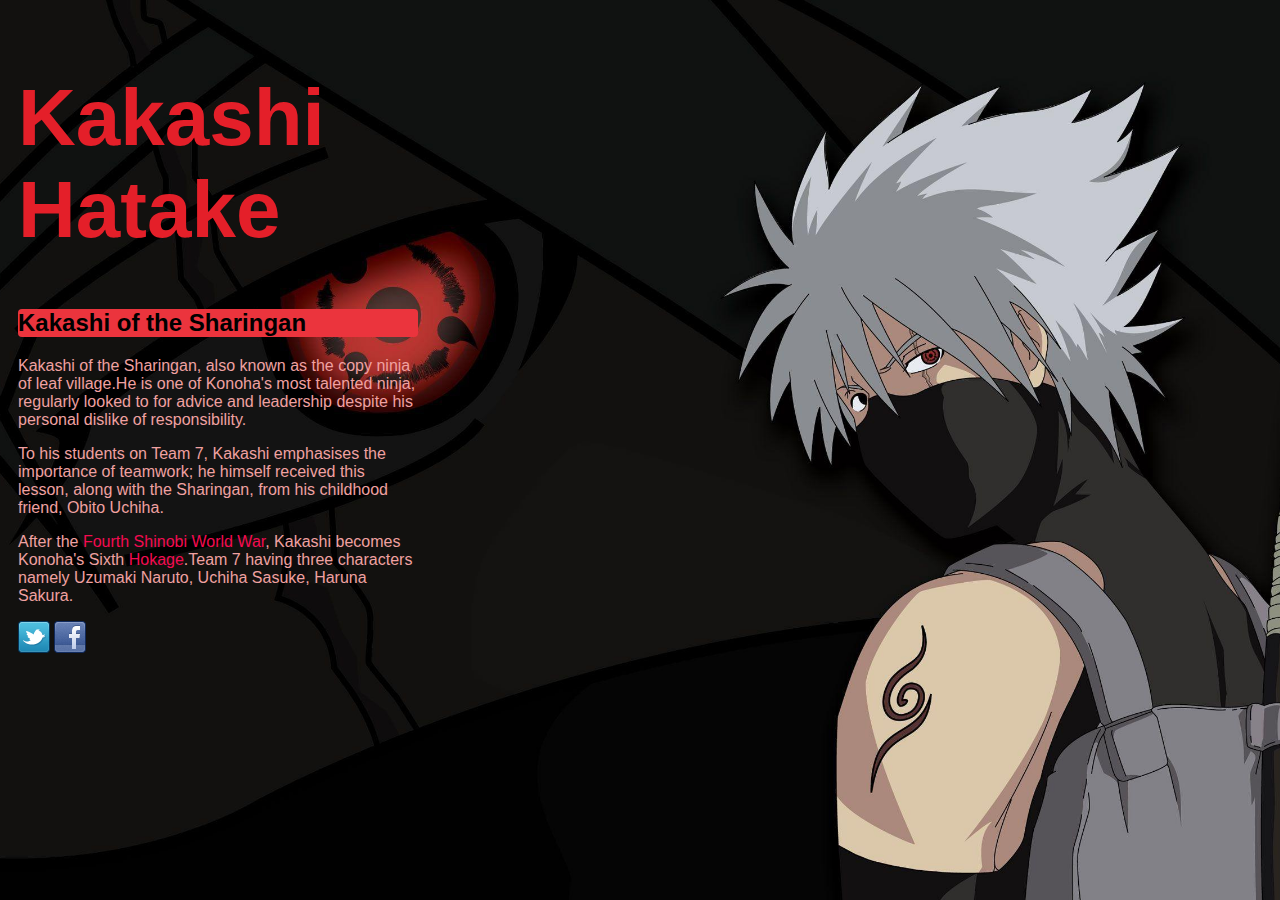
<file: week1/Portfolio/index.html>
<!DOCTYPE html>
<html lang="en">

<head>
    <meta charset="UTF-8">
    <meta http-equiv="X-UA-Compatible" content="IE=edge">
    <meta name="viewport" content="width=device-width, initial-scale=1.0">
    <title>Sensei Kakashi</title>
    <link rel="stylesheet" href="./style/style.css">
</head>

<body>
    <div id="container">
        <h1>Kakashi Hatake</h1>
        <h2>Kakashi of the Sharingan</h2>
        <p>Kakashi of the Sharingan, also known as the copy ninja of leaf village.He is one of Konoha's most talented ninja, regularly looked to for advice and leadership despite his personal dislike of responsibility.</p>
        <p>To his students on Team 7, Kakashi emphasises the importance of teamwork; he himself received this lesson, along with the Sharingan, from his childhood friend, Obito Uchiha.</p>
        <p>After the <a href="https://naruto.fandom.com/wiki/Fourth_Shinobi_World_War" target="_blank">Fourth Shinobi World War</a>, Kakashi becomes Konoha's Sixth <a href="https://naruto.fandom.com/wiki/Hokage" target="_blank">Hokage</a>.Team 7 having three characters namely Uzumaki Naruto, Uchiha Sasuke, Haruna Sakura. </p>
        <a href=https://twitter.com/hatakekakashi_q target="_blank"><img src="./images/social-twitter.png" alt="twitter"></a>
        <a href=https://www.facebook.com/pages/category/Fictional-Character/Kakashi-Fanpage-502021943220784/ target="_blank"><img src="./images/social-facebook.png" alt="facebook"></a>
    </div>
</body>

</html>
</file>
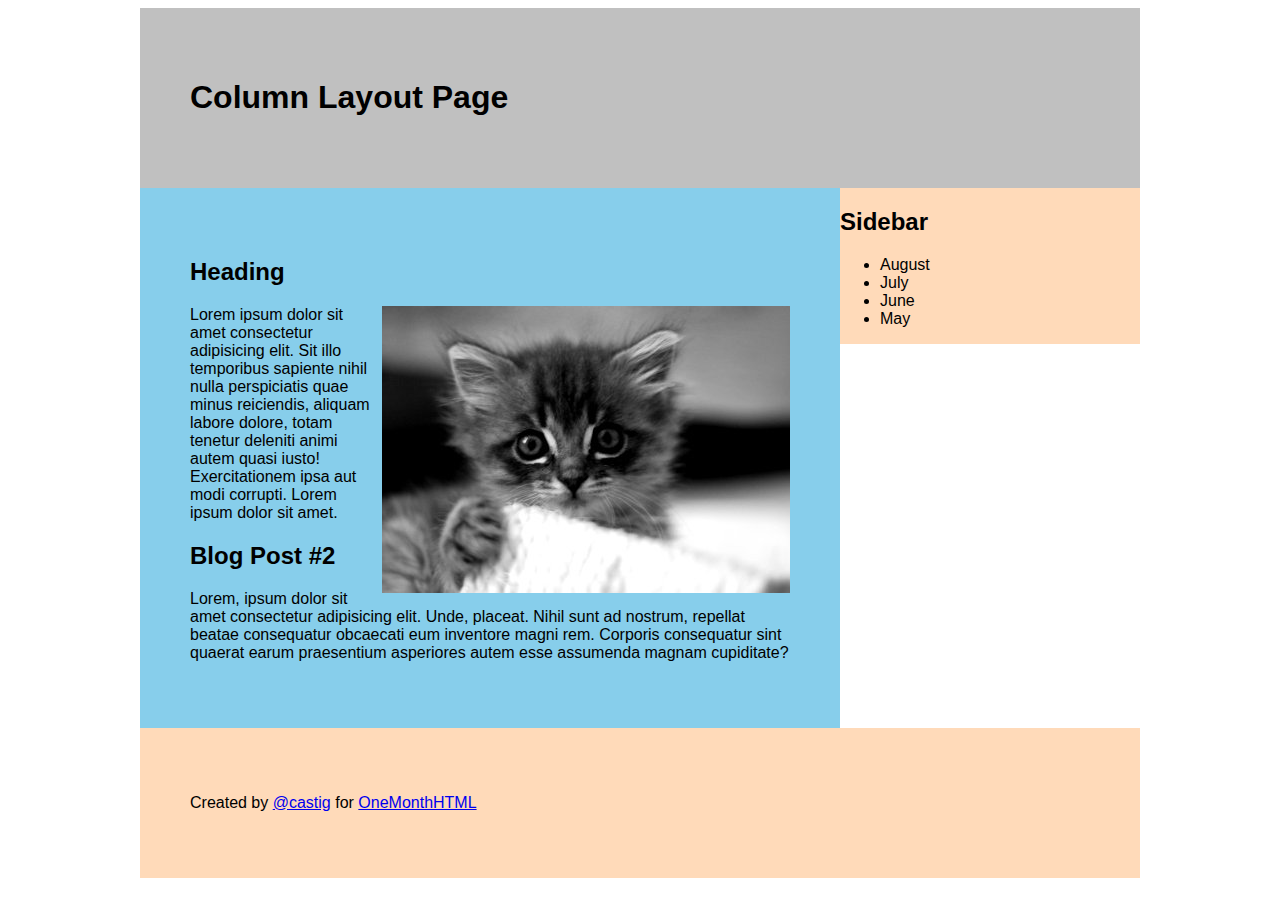
<file: week2/Blogpost/index.html>
<!DOCTYPE html>
<html lang="en">
<head>
    <meta charset="UTF-8">
    <meta http-equiv="X-UA-Compatible" content="IE=edge">
    <meta name="viewport" content="width=device-width, initial-scale=1.0">
    <title>Blog || Post</title>
    <link rel="stylesheet" href="./style/style.css">
</head>
<body>
    <div id="container">

        <div id="header">
            <h1>Column Layout Page</h1>
        </div><!--Header-->

        <div id="main">
            <h2>Heading</h2>

            <img src="./images/kitten.jpg" alt="kitten">

            <p>Lorem ipsum dolor sit amet consectetur adipisicing elit. Sit illo temporibus sapiente nihil nulla perspiciatis quae minus reiciendis, aliquam labore dolore, totam tenetur deleniti animi autem quasi iusto! Exercitationem ipsa aut modi corrupti. Lorem ipsum dolor sit amet.</p>

            <h2>Blog Post #2</h2>

            <p>Lorem, ipsum dolor sit amet consectetur adipisicing elit. Unde, placeat. Nihil sunt ad nostrum, repellat beatae consequatur obcaecati eum inventore magni rem. Corporis consequatur sint quaerat earum praesentium asperiores autem esse assumenda magnam cupiditate?</p>
        </div> <!--main-->
        
        <div id="sidebar">
            <h2>Sidebar</h2>
            <ul>
                <li>August</li>
                <li>July</li>
                <li>June</li>
                <li>May</li>
            </ul>
        </div> <!--sidebar-->

        <div class="clear"></div>

        <div id="footer">
            <p>Created by <a href="http://www.twitter.com/castig"
            target="_blank">@castig</a> for <a href="http://www.onemonthhtml.com" target="_blank">OneMonthHTML</a></p>
        </div> <!--footer-->


    </div> <!--container-->
</body>
</html>
</file>
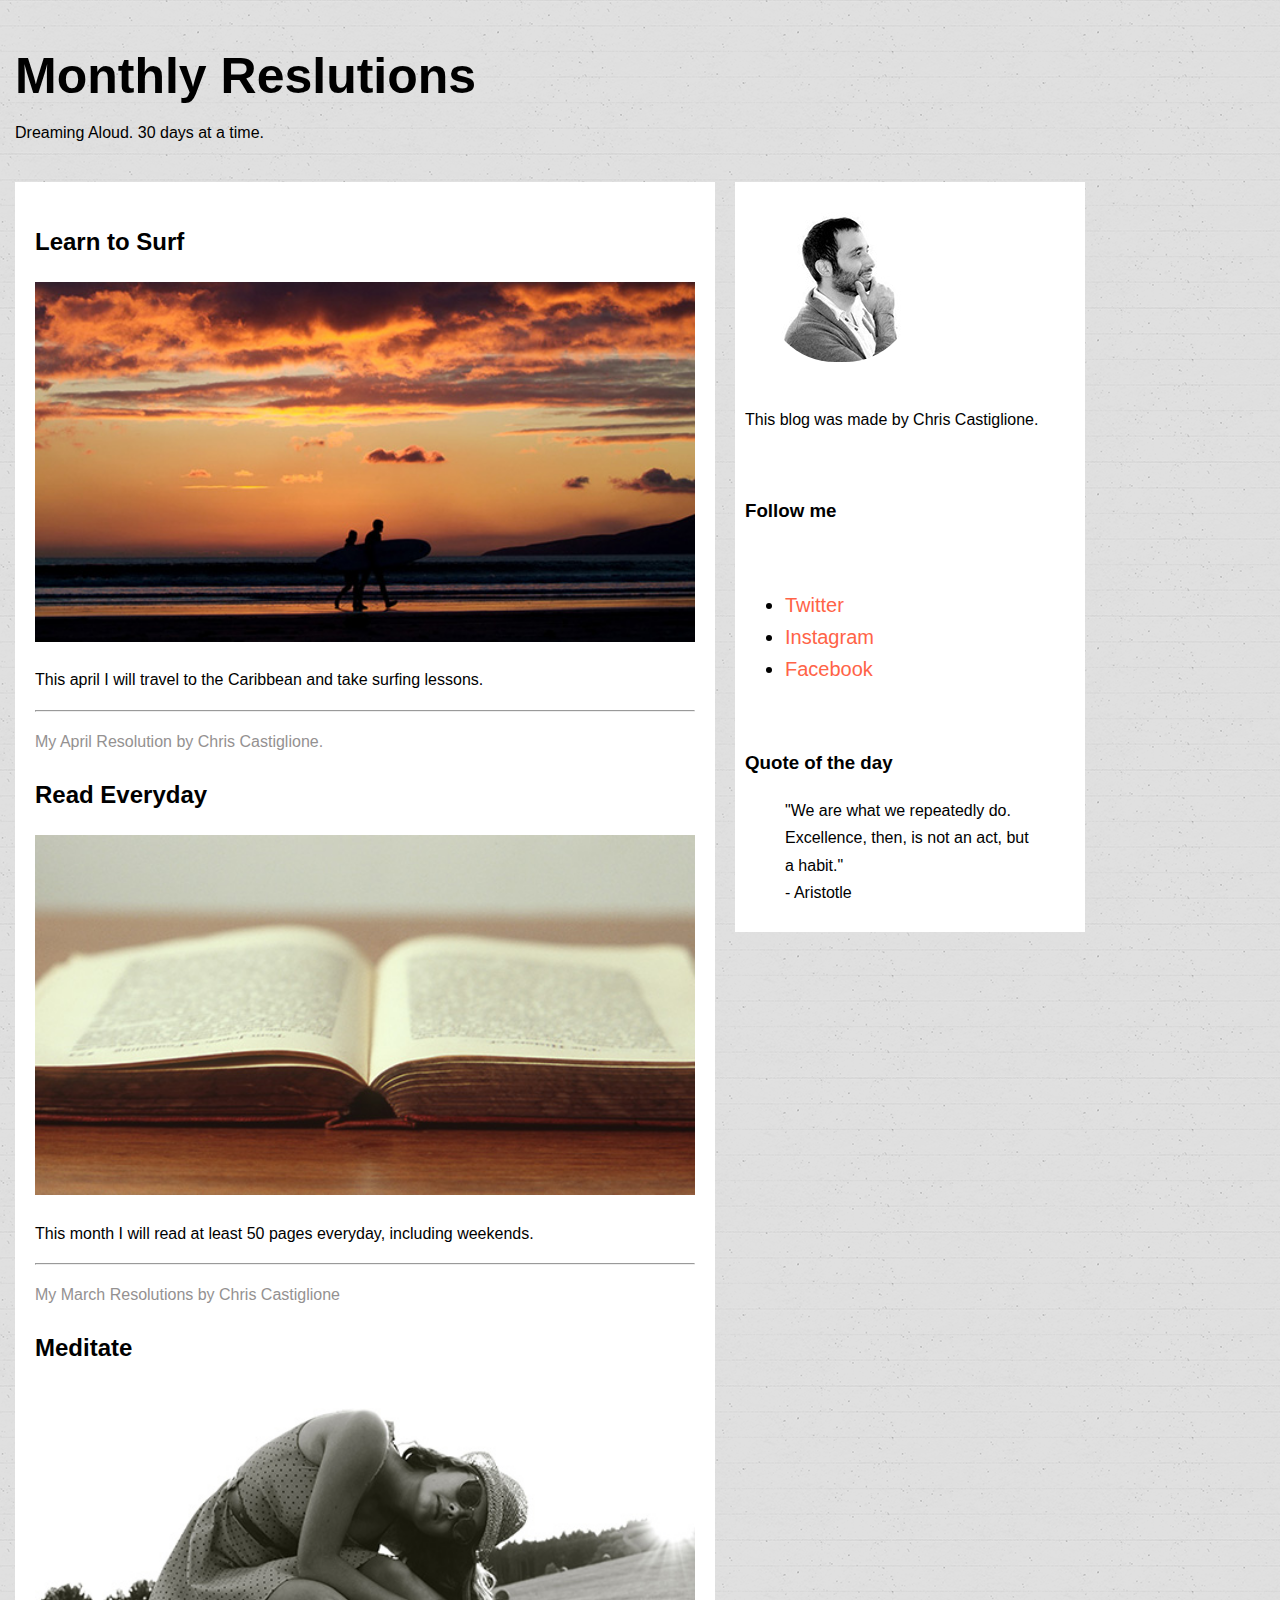
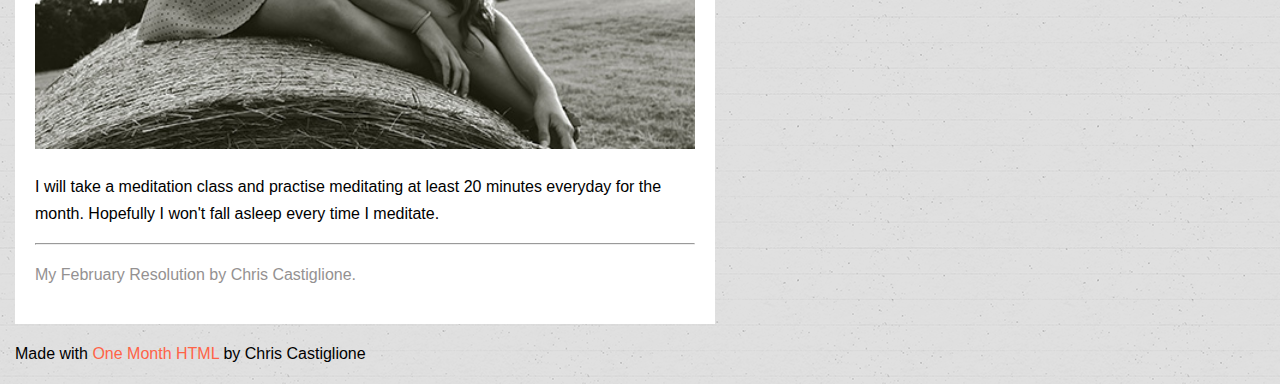
<file: week2/DIY1/index.html>
<!DOCTYPE html>
<html lang="en">

<head>
    <meta charset="UTF-8">
    <meta http-equiv="X-UA-Compatible" content="IE=edge">
    <meta name="viewport" content="width=device-width, initial-scale=1.0">
    <title>Monthly Reslutions</title>
    <link rel="stylesheet" href="./style/style.css">
</head>

<body>
    <div id="container">
        <div id="header">
            <h1>Monthly Reslutions</h1>
            <p id="sub_heading">Dreaming Aloud. 30 days at a time.</p>
        </div>
        <!--header-->
        <div id="main">
            <h2>Learn to Surf</h2>
            <img src="./images/surfing.jpg" alt="surfing" class="png">
            <p>This april I will travel to the Caribbean and take surfing lessons.</p>
            <hr>
            <p class="schedule">My April Resolution by Chris Castiglione. </p>
            <h2>Read Everyday</h2>
            <img src="./images/book.jpg" alt="book" class="png">
            <p>This month I will read at least 50 pages everyday, including weekends.</p>
            <hr>
            <p class="schedule">My March Resolutions by Chris Castiglione</p>
            <h2>Meditate</h2>
            <img src="./images/meditate-girl.jpg" alt="girl" class="png">
            <p>I will take a meditation class and practise meditating at least 20 minutes everyday for the month. Hopefully I won't fall asleep every time I meditate.</p>
            <hr>
            <p class="schedule">My February Resolution by Chris Castiglione.</p>
        </div>
        <!--main-->
        <div id="sidebar">
            <img src="./images/chris-castiglione.jpg" alt="error" id="chris">
            <br>
            <p>This blog was made by Chris Castiglione.</p>
            <br>
            <h3>Follow me</h3>
            <br>
            <ul>
                <li><a href="http://www.twitter.com/castig" target="_blank">Twitter</a></li>
                <li><a href="http://instagram.com/castig" target="_blank">Instagram</a></li>
                <li><a href="https://www.facebook.com/OneMonthEdu/" target="_blank" target="_blank">Facebook</a></li>
            </ul>
            <br>
            <h3>Quote of the day</h3>
            <blockquote>
                "We are what we repeatedly do. Excellence, then, is not an act, but a habit."
                <br> - Aristotle
            </blockquote>
        </div>
        <!--sidebar-->
        <div class="clear"></div>
        <div id="footer">
            <p>Made with <a href="http://www.onemonth.com" target="_blank" class="link"> One Month HTML</a> by Chris Castiglione</p>
        </div>
        <!--footer-->
    </div>
</body>

</html>
</file>
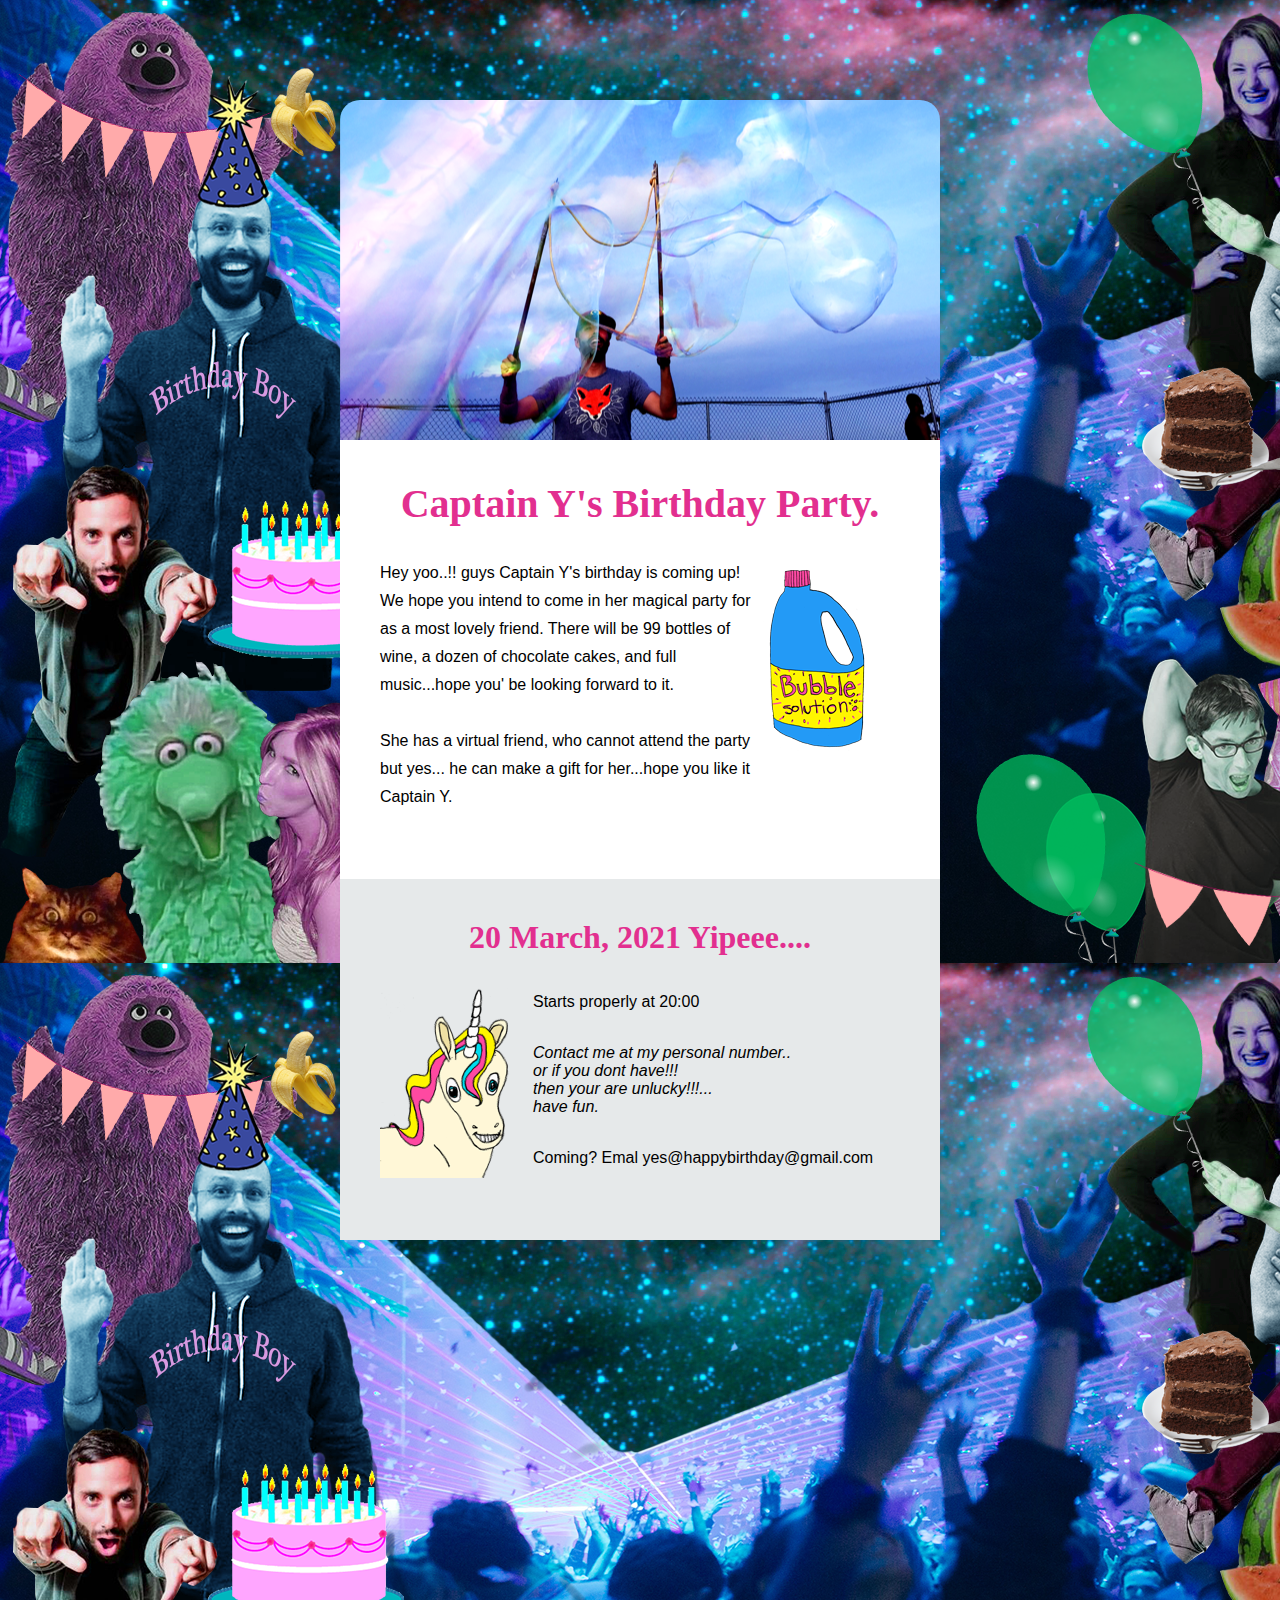
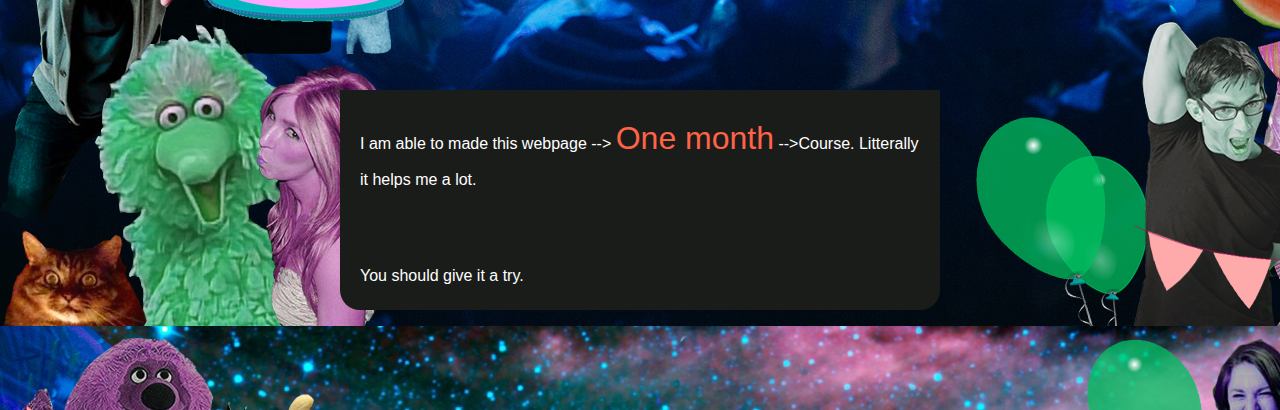
<file: week3/Birthdaywebsite/index.html>
<!DOCTYPE html>
<html lang="en">

<head>
    <meta charset="UTF-8">
    <meta http-equiv="X-UA-Compatible" content="IE=edge">
    <meta name="viewport" content="width=device-width, initial-scale=1.0">
    <title>Happy Birthday Captain Y</title>
    <link rel="stylesheet" href="./style/style.css">
    <link rel="stylesheet" href="./style/style2.css" media="(max-width: 630px)">
</head>

<body>
    <div class="container">
        <section class="hero">
            <img src="./images/hero-image.png" alt="hero">
        </section>
        <section class="intro">
            <h1>Captain Y's Birthday Party.</h1>
            <aside class="right">
                <img src="./images/bubble-bottle.png" alt="bubble">
            </aside>
            <p>Hey yoo..!! guys Captain Y's birthday is coming up! We hope you intend to come in her magical party for
                as a most lovely friend. There will be 99 bottles of wine, a dozen of chocolate cakes, and full
                music...hope you' be looking forward to it.</p>
            <p>She has a virtual friend, who cannot attend the party but yes... he can make a gift for her...hope you
                like it Captain Y. </p>
        </section>
        <!--intro-->
        <section class="contact">
            <h2>20 March, 2021 Yipeee....</h2>
            <aside class="left ">
                <img src="./images/unicorn.png" alt="unicorn">
            </aside>
            <p>Starts properly at <time>20:00</time></p>
            <p> <address>Contact me at my personal number.. <br> or if you dont have!!! <br> then your are unlucky!!!... <br> have fun.</address></p>
            <p>Coming? Emal yes@happybirthday@gmail.com</p>
        </section>
        <!--contact-->
        <section class="gap"><iframe src="https://www.google.com/maps/embed?pb=!1m18!1m12!1m3!1d7607960.651786693!2d51.65332896954731!3d21.396812413403396!2m3!1f0!2f0!3f0!3m2!1i1024!2i768!4f13.1!3m3!1m2!1s0x3dd69f66a9d59bbf%3A0x3a064c7665b1a817!2sOman!5e0!3m2!1sen!2sin!4v1643521545327!5m2!1sen!2sin" width="600" height="450" style="border:0;" allowfullscreen="" loading="lazy"></iframe></section>
        <footer class="foot">
            <p>I am able to made this webpage --> <a href="https://www.onemonth.com" target="_blank">One month</a> -->Course. Litterally it helps me a lot.</p>
            <p>You should give it a try.</p>
        </footer>
    </div>
</body>

</html>
</file>
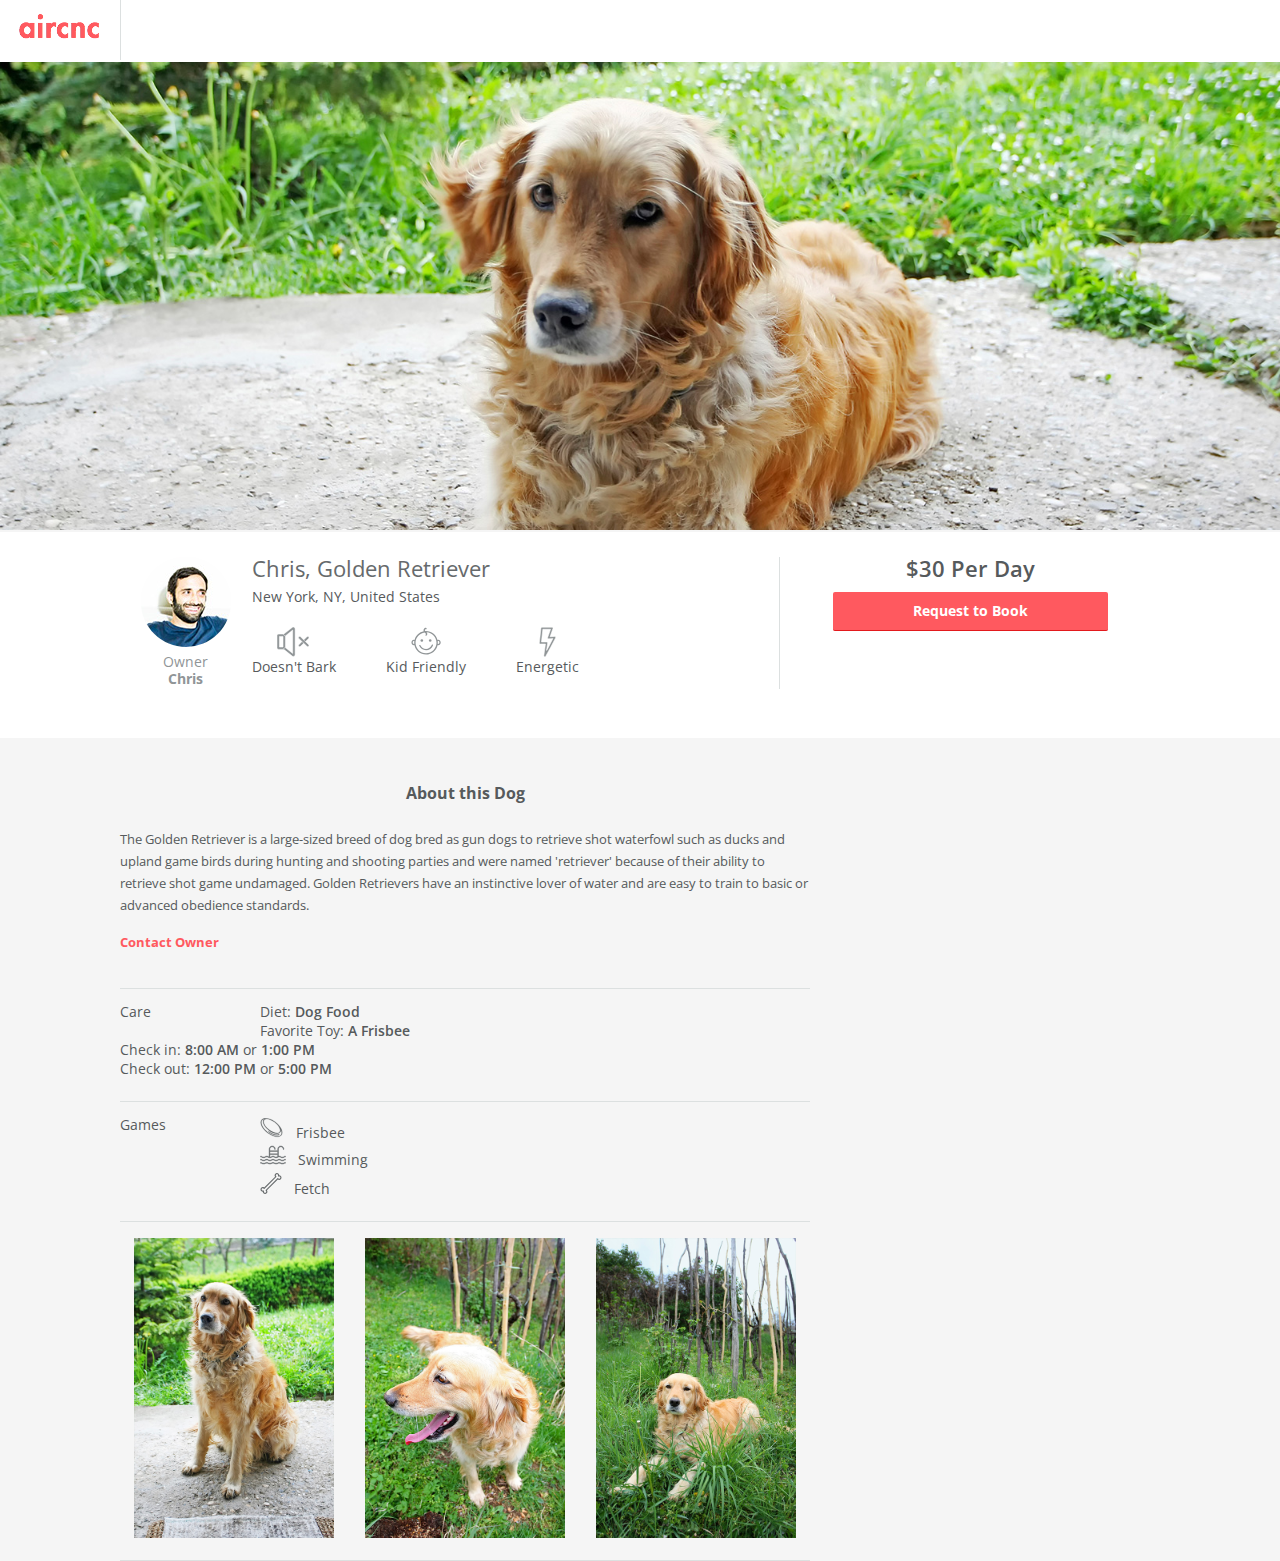
<file: week4/aircnc/index.html>
<!DOCTYPE html>
<html>

<head>
    <title>AirCnC - Rent a Cat or Dog</title>
    <link rel="stylesheet" href="./style/reset.css">
    <link rel="stylesheet" href="./style/style.css">
    <meta name="description" content="AirC&amp;C is the premiere site renting cute cats and canines">
    <link href='https://fonts.googleapis.com/css?family=Open+Sans:400,700,600' rel='stylesheet' type='text/css'>
    <meta name="viewport" content="width=device-width, initial-scale=1">
</head>

<body>
    <header>
        <img src="images/logo.png" alt="AirCnC Logo" class="logo">
    </header>
    <div class="hero">
        <img src="images/dog-hero-image.png" alt="Terry Golden Retriever">
    </div>
    <section class="clearfix info">
        <div class="container">
            <div class="profile column">
                <div class="owner-details column">
                    <img src="images/chris-castiglione.png" alt="Owner image">
                    <h2 class="relationship">Owner</h2>
                    <h2 class="name">Chris</h2>
                </div><!-- .owner-details -->
                <div class="clearfix pet-details column">
                    <h1>Chris, Golden Retriever</h1>
                    <p class="location">New York, NY, United States</p>
                    <div class="icons column">
                        <div class="icon">
                            <img src="images/icons/mute.svg" alt="Doesn't Bark">
                            <h5>Doesn't Bark</h5>
                        </div><!-- .icon -->
                        <div class="icon">
                            <img src="images/icons/baby.svg" alt="Kid Friendly">
                            <h5>Kid Friendly</h5>
                        </div><!-- .icon -->
                        <div class="icon">
                            <img src="images/icons/lightning.svg" alt="Energetic">
                            <h5>Energetic</h5>
                        </div><!-- .icon -->
                    </div>
                </div><!-- .pet-details -->
            </div><!-- .profile -->
            <div class="booking column">
                <h2>$30 <span class="time">Per Day</span></h2>
                <a href="#" class="button">Request to Book</a>
            </div><!-- .booking -->
        </div><!-- .container -->
    </section><!-- .info -->
    <div class="details">
        <div class="container">
            <div class="column main">
                <section class="about">
                    <h3>About this Dog</h3>
                    <p>
                        The Golden Retriever is a large-sized breed of dog bred as gun dogs to retrieve shot waterfowl such as ducks and upland game birds during hunting and shooting parties and were named 'retriever' because of their ability to retrieve shot game undamaged. Golden Retrievers have an instinctive lover of water and are easy to train to basic or advanced obedience standards.
                    </p>
                    <a href="#" class="contact">Contact Owner</a>
                </section>
                <section class="care clearfix">
                    <div class="column">
                        <h4>Care</h4>
                    </div>
                    <div class="column">
                        <div class="likes">
                            <ul>
                                <li>
                                    Diet: <strong>Dog Food</strong>
                                </li>
                                <li>
                                    Favorite Toy: <strong>A Frisbee</strong>
                                </li>
                            </ul>
                        </div>
                    </div>
                    <div class="column">
                        <div class="check-in-out">
                            <ul>
                                <li>
                                    Check in: <strong>8:00 AM</strong> or <strong>1:00 PM</strong>
                                </li>
                                <li>
                                    Check out: <strong>12:00 PM</strong> or <strong>5:00 PM</strong>
                                </li>
                            </ul>
                        </div>
                    </div>
                </section>
                <section class="games clearfix">
                    <div class="column">
                        <h4>Games</h4>
                    </div>
                    <div class="column">
                        <ul>
                            <li>
                                <img src="images/icons/frisbee.svg" alt="Frisbee">
                                <span>Frisbee</span>
                            </li>
                            <li>
                                <img src="images/icons/pool.svg" alt="Swimming">
                                <span>Swimming</span>
                            </li>
                            <li>
                                <img src="images/icons/bone.svg" alt="Fetch">
                                <span>Fetch</span>
                            </li>
                        </ul>
                    </div>
                </section>
                <section class="photos">
                    <img src="images/dog-1.jpg" alt="Golden Retriever Photo 1">
                    <img src="images/dog-2.jpg" alt="Golden Retriever Photo 2">
                    <img src="images/dog-3.jpg" alt="Golden Retriever Photo 3">
                </section>
            </div>
        </div>
    </div>
</body>

</html>
</file>
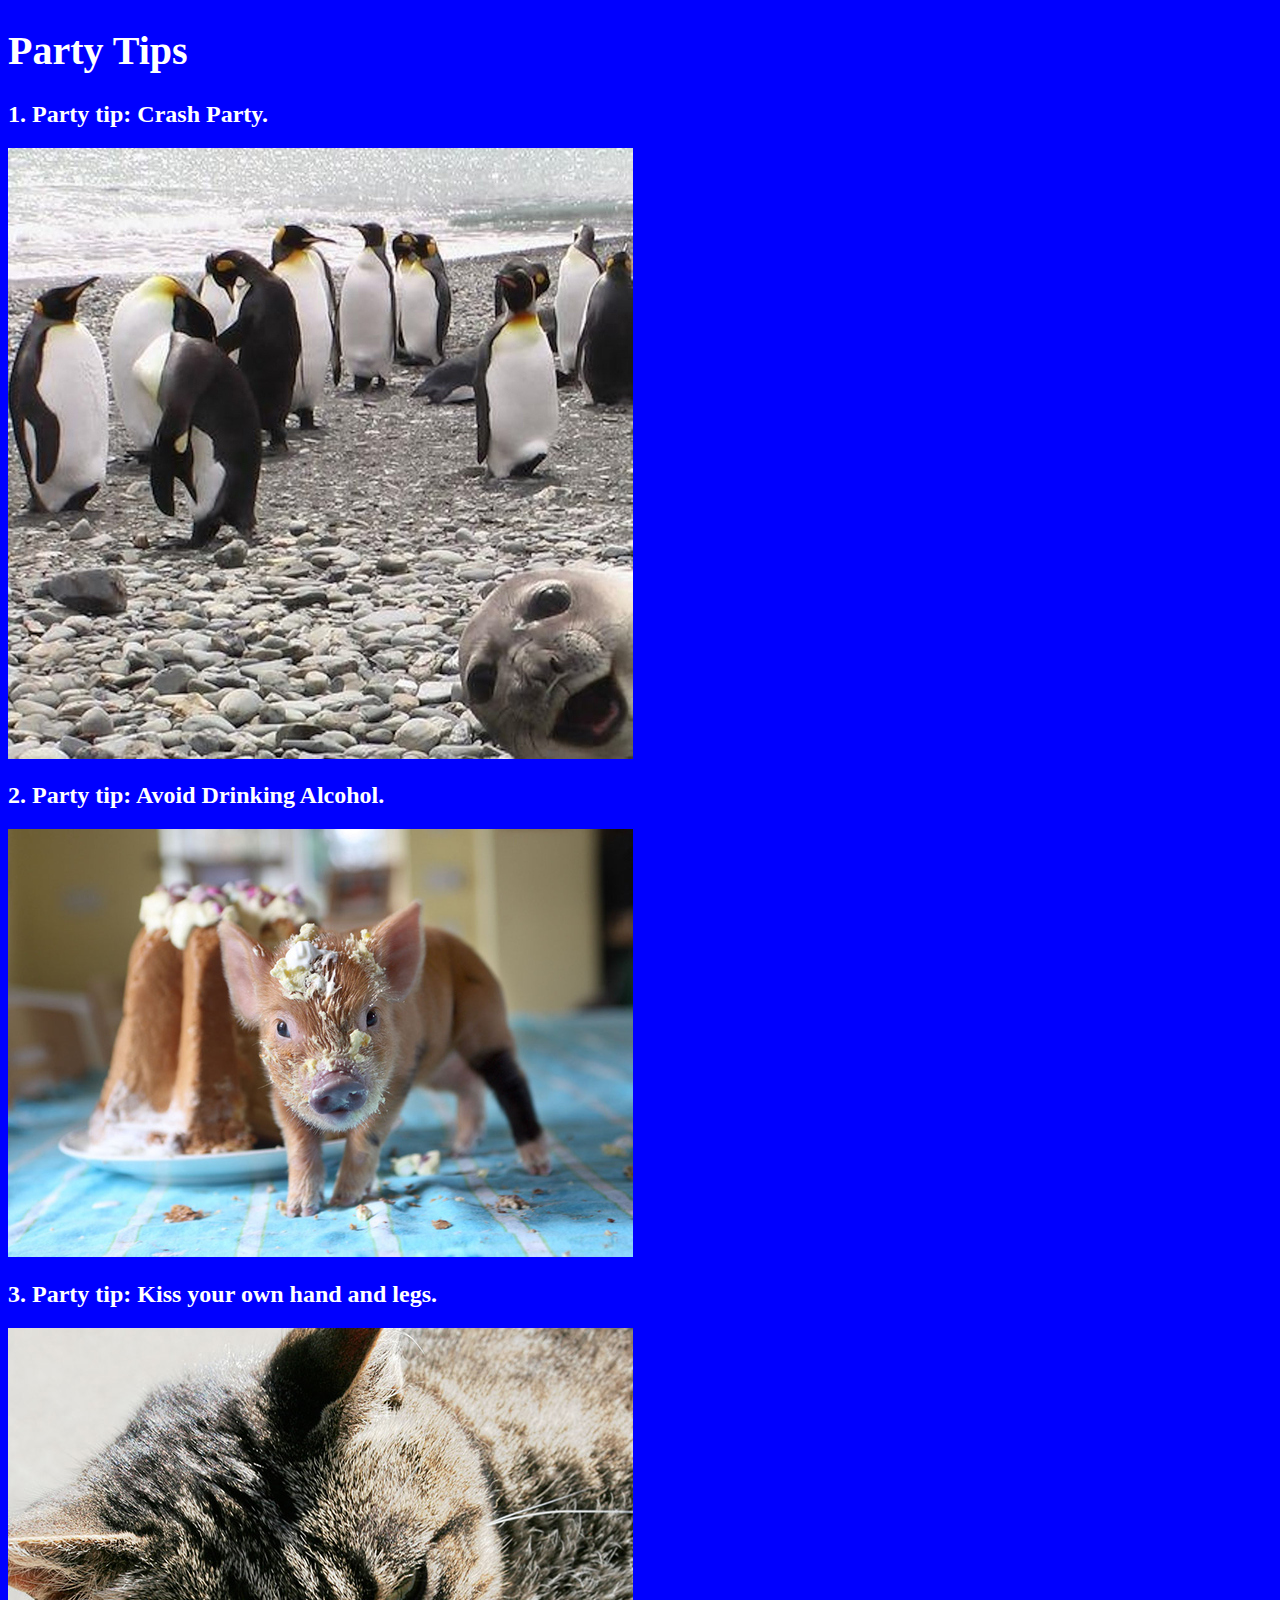
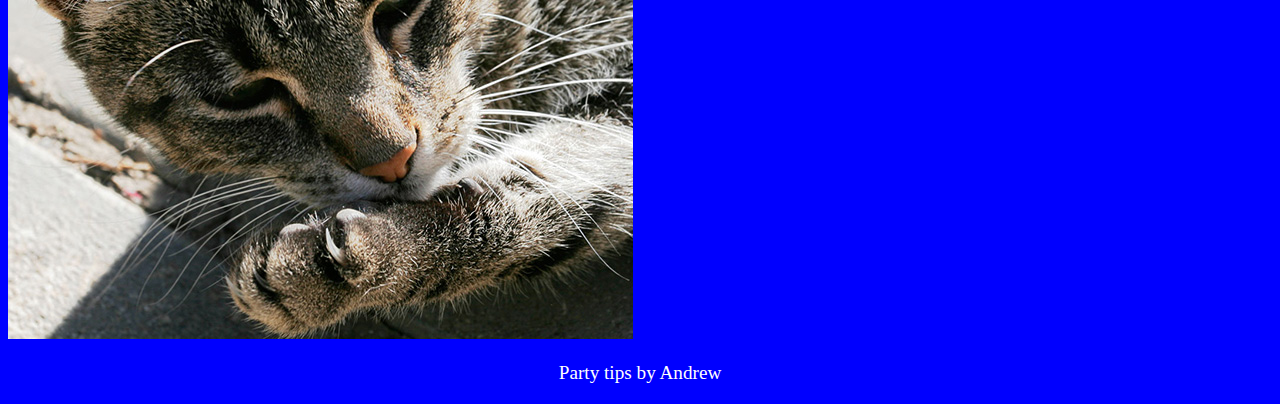
<file: week1/Project1/index1.html>
<!DOCTYPE html>
<html lang="en">
<head>
    <meta charset="UTF-8">
    <meta http-equiv="X-UA-Compatible" content="IE=edge">
    <meta name="viewport" content="width=device-width, initial-scale=1.0">
    <title>Party Tips from Andrew</title>
    <style>
        body{
            color: white;
            background: blue;
        }
        h1{
            font-size: 40px;
        }
        p{
            font-size: larger;
            text-align: center;
        }
    </style>
</head>
<body>
    <h1>Party Tips</h1>
    <h2>1. Party tip: Crash Party.</h2>
    <img src="./images/penguin-party.jpg" alt="penguin_party">
    <h2>2. Party tip: Avoid Drinking Alcohol.</h2>
    <img src="./images/piglet-cake.jpg" alt="piglet_cake">
    <h2>3. Party tip: Kiss your own hand and legs.</h2>
    <img src="./images/cat-kiss.jpg" alt="cat_kiss">
    <p>Party tips by Andrew </p>
</body>
</html>
</file>
<file: week1/Portfolio/style/style.css>
body {
    background: url('kakashi.jpg');
    background-position: center;
    background-attachment: fixed;
    -webkit-backdrop-size: cover;
    -moz-background-size: cover;
    -o-background-size: cover;
    background-size: cover;

}

#container {
    padding: 10px;
    width: 400px;
    color: rgb(240, 161, 161);
    font-family: 'Poppins', sans-serif;
    border-radius: 10px;
}


h1 {
    font-size: 80px;
    color: rgb(228, 31, 41);
}

h2 {
    color: black;
    background: rgb(235, 52, 61);
    border-radius: 4px;
}

a {
    text-decoration: none;
    color: hsl(342, 91%, 50%);
}
</file>
<file: week2/Blogpost/style/style.css>
*{
    box-sizing: border-box;
}

.clear{
    clear: both;
}

#container{ 
    width: 1000px;
    margin: 0 auto 0 auto;
    font-family: 'Poppins', sans-serif;
}

#header{
    background: silver;
    padding: 50px;
    margin-top: 0;
}

#main{
    background: skyblue;
    padding: 50px;
    width: 700px;
    float: left;
}

#sidebar{
    background: peachpuff;
    width: 300px;
    float: left;
}

#footer{
    padding: 50px;
    background: peachpuff;
}
img{
    float:right;
}
</file>
<file: week2/DIY1/style/style.css>
* {
    box-sizing: border-box;
}

body {
    background: url(../images/notebook.png);
    font-family: 'Lato', sans-serif;
    line-height: 1.7;
    font-size: 100%;
}

.png {
    width: 100%;
}

.clear {
    clear: both;
}

#container {
    width: 1250px;
    margin: auto;
}

h1 {
    font-size: 50px;
    margin-bottom: 0;
}

#sub_heading {
    margin-top: 0;
}

#header {
    padding: 0 0 20px 0;
    width: 1250px;
    margin: 0 auto;
}

#main {
    padding: 20px;
    background-color: #ffffff;
    width: 700px;
    margin: 0 auto;
    float: left;
}

#sidebar {
    padding: 10px;
    background-color: #ffffff;
    width: 350px;
    margin: 0 auto 0 20px;
    float: left;
}

#chris {
    border-radius: 90px;
    padding: 20px;
}

#footer {
    /* width: 1000px; */
    margin: 0 auto;
}

ul {
    line-height: 2em;
}

ul li {
    font-size: 20px;
}

a {
    text-decoration: none;
    color: tomato;
}

.schedule {
    color: #949191;
}
</file>
<file: week3/Birthdaywebsite/style/style.css>
* {
     padding: 0;
     margin: 0;
     box-sizing: border-box;
 }

 body {
     background: url('space-background.png');
     font-family: 'Open Sans', arial, sans-serif;
 }


 .clearfix:after {
     content: "";
     display: table;
     clear: both;
 }

 p {
     font-size: 16px;
     line-height: 1.75;
     margin-bottom: 28px;
 }




 /*
   * Heading Styles
  */


 h1,
 h2 {
     font-family: 'Lobster', cursive;
     color: #e22f8f;
     text-align: center;
     margin-bottom: 2rem;
 }

 h1 {

     font-size: 2.5rem;
 }

 h2 {
     font-size: 2rem;
 }

 /*
   * Container Styles
  */

 .container {
     width: 600px;
     margin: 100px auto;

 }

 section.intro,
 section.contact {
     padding: 40px;
 }

 section.intro {
     background: #fff;
 }

 section.contact {
     background: #e6e9ea;
 }

 section.gap {
     margin-bottom: -4px;
 }

 /*
   * images Styles
  */
 .hero {
     line-height: 0;
 }

 .hero img {
     width: 100%;
     border-radius: 20px 20px 0 0;
 }

 aside.right {
     float: right;
 }

 aside.left {
     float: left;

 }

 aside {
     margin-right: 1.5rem;
     margin-bottom: 0.625rem;
 }

 .foot {
     background-color: rgb(26, 28, 26);
     border-radius: 0 0 20px 20px;
 }

 .foot p {
     color: #fff;
     padding: 20px;
 }

 .foot a {
     text-decoration: none;
     color: tomato;
     font-size: 2rem;
 }
</file>
<file: week3/Birthdaywebsite/style/style2.css>
.container{
    /* width: 100%; */
    padding: 0;
    margin: auto;
}
.hero img{
    border-radius: 0;
}
aside.right, aside.left{
    text-align: center;
    /* float: inherit; */
}
</file>
<file: week4/aircnc/style/style.css>
/*
 * General/Utility Styles
*/

* {
    -moz-box-sizing: border-box;
    /* Firexfox */
    -webkit-box-sizing: border-box;
    /* Safari/Chrome/iOS/Android */
    box-sizing: border-box;
    /* IE */
}



body {
    margin: 0;
    background: rgb(245, 245, 245);
    font-family: 'Open Sans', arial, sans-serif;
    font-size: 0.875rem;
    color: rgb(86, 90, 92);
}

.clearfix:after {
    content: "";
    display: table;
    clear: both;
}

a {
    font-weight: bold;
    color: rgb(255, 89, 95);
    text-decoration: none;
}

strong {
    font-weight: 600;
}


/*
 * Button styles
*/

.button {
    background: rgb(255, 89, 95);
    color: white;
    text-decoration: none;
    display: block;
    padding: 0.75rem 5rem;
    border-bottom: 1px solid rgb(227, 25, 29);
    border-radius: 2px;
    width: 95%;
    margin: 0 auto;
}


/*
 * Heading 
*/

h1 {
    font-size: 1.375rem;
    /* 22px / 16px */
    color: #666A6C;
}



/*
 * Header and .hero Styles
*/

header {
    background: #FFF;
}

header .logo {
    border-right: 1px solid #DCE0E0;
}

.hero img {
    width: 100%;
}



/*
 * Info
*/

.info {
    background: #FFF;
    text-align: center;
    padding: 1.5625rem;
    /* 25px / 16px */
}

.info h1 {
    margin-bottom: .3125rem;
    /* 5px / 16px */
}

.info .profile {
    margin-bottom: 1.5rem;
    /* 24px / 16px */
}

.info .owner-details img {
    border-radius: 50%;
    margin-bottom: .375rem;
    /* 6px / 16px */
}

.info h2.relationship,
.info h2.name {
    color: #909597;
    margin-bottom: .1875rem;
    /* 3px / 16px */
}

.info h2.name {
    font-weight: bold;
}

.info p.location {
    margin-bottom: 1.25rem;
    /* 20px / 16px */
}

.info .icon {
    float: left;
    width: 33.3%;
}

.info .icon img {
    height: 30px;
    margin-bottom: .1875rem;
    /* 3px / 16px */
}

.info .booking h2 {
    font-weight: 600;
    font-size: 1.375rem;
    /* 22px / 16px */
    margin-bottom: .8125rem;
    /* 3px / 16px */
}

.info h2.price time {
    font-size: 1rem;
    /* 16px / 16px */
}


/*
 * Details styles
*/

.details {
    padding: 1.25rem;
}

.details h3 {
    font-weight: bold;
    font-size: 1rem;
    text-align: center;
    margin: 0.5rem 0 1.5rem 0;
    color: rgb(86, 90, 92);
}

.details h4 {
    margin-bottom: 0.625rem;
}

.details li {
    margin-bottom: 0.3125rem;
}

.details section {
    border-bottom: 1px solid rgb(220, 224, 224);
    padding: 1rem 0 1.25rem 0;
}

.details .about {
    font-size: 0.8125rem;
    line-height: 1.375rem;
    text-align: center;
}

.details .about p {
    text-align: left;
}

.details .about a.contact {
    margin: 0.9375rem 0;
    /* 15px / 16px */
    display: block;
}

.details .photos img {
    width: 100%;
    display: block;
    margin-bottom: .5rem;
}


@media only screen and (min-width: 1060px) {


    .container {
        width: 1040px;
        margin: 0 auto;
    }

    .column {
        float: left;
    }

    .button {
        width: 275px;
        margin: auto;
    }

    .info h1 {
        margin-bottom: .6875rem;
    }

    .info h2 {
        margin-bottom: .1875rem;
        /* 3px / 16px */
    }

    .info .profile {
        width: 660px;
        border-right: 1px solid #DCE0E0;
    }

    .info .booking {
        width: 380px;
    }

    .info .owner-details {
        width: 20%;
    }

    .info .pet-details {
        width: 80%;
        text-align: left;
    }

    .info .pet-details .icon {
        width: inherit;
        margin-right: 50px;
    }

    .info .pet-details .icon img {
        display: block;
        margin: .1875rem auto .1875rem;
        /* 3px / 16px */
    }


    /*
   * .details styles
  */

    .details .main {
        width: 690px;
    }

    .details h4 {
        width: 46px;
    }

    .details .about {
        text-align: left;
    }

    .details .care .column,
    .details .games .column {
        margin-right: 5.9rem;
    }

    .details .games li img {
        padding-right: 0.5rem;
    }

    /*
   * photo styles
  */

    .details .photos {
        text-align: center;
    }

    .details .photos img {
        display: inline;
        width: 200px;
        margin: 0 0.85rem;
    }


}
</file>
